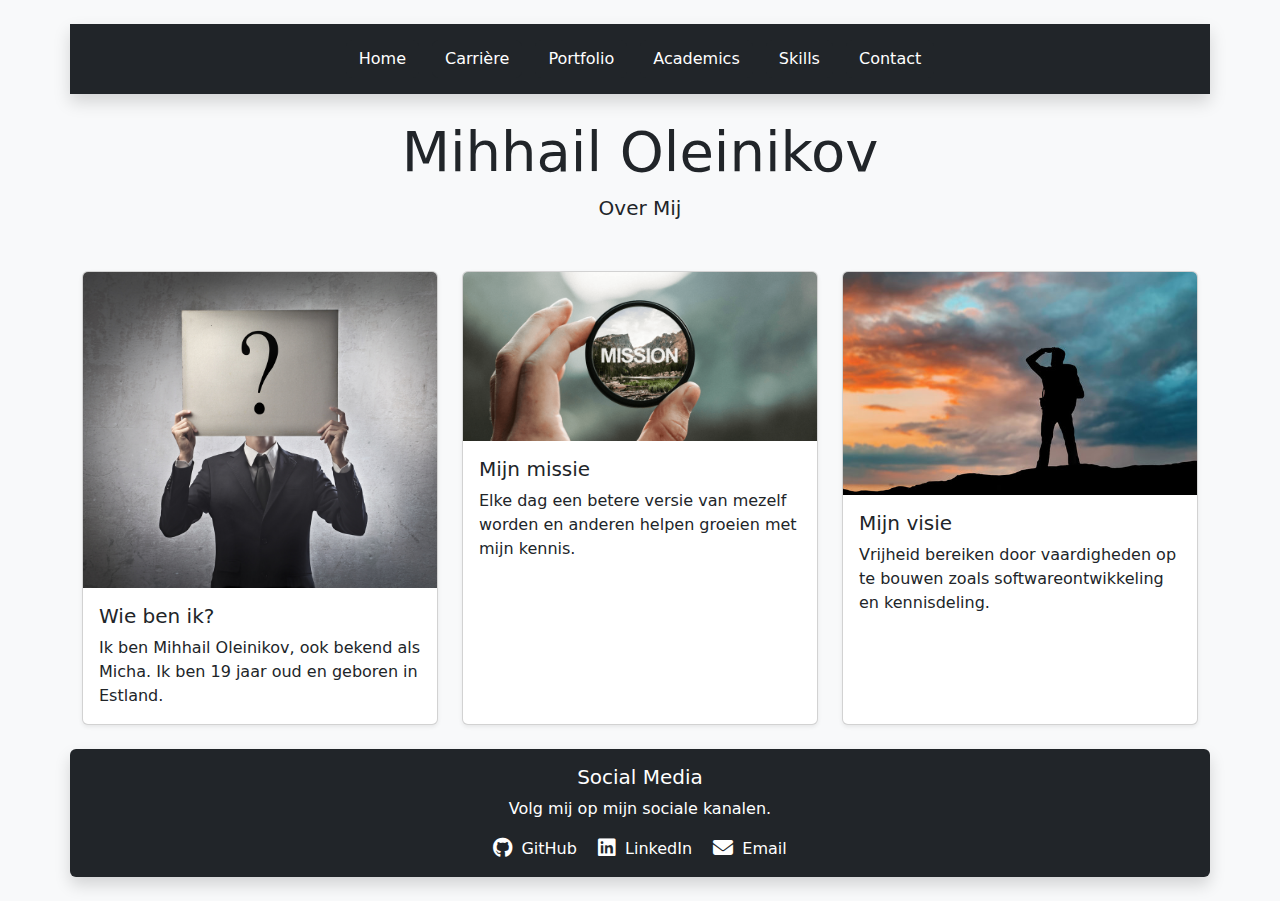
<file: index.html>
<!DOCTYPE html>
<html lang="nl">

<head>
    <meta charset="UTF-8">
    <meta name="viewport" content="width=device-width, initial-scale=1.0">
    <title>Portfolio - Mihhail Oleinikov</title>
    <link href="https://cdn.jsdelivr.net/npm/bootstrap@5.3.6/dist/css/bootstrap.min.css" rel="stylesheet">
    <link rel="stylesheet" href="https://cdnjs.cloudflare.com/ajax/libs/font-awesome/6.5.0/css/all.min.css">

    <script>
        document.addEventListener("DOMContentLoaded", () => {
            const vandaag = new Date();
            const geboorte = new Date(2007, 1, 7); // maand is 0-based: 1 = februari
            let leeftijd = vandaag.getFullYear() - geboorte.getFullYear();

            if (
                vandaag.getMonth() < geboorte.getMonth() ||
                (vandaag.getMonth() === geboorte.getMonth() && vandaag.getDate() < geboorte.getDate())
            ) {
                leeftijd--;
            }

            document.querySelectorAll(".leeftijd").forEach(el => el.textContent = leeftijd);
        });
    </script>
</head>

<body class="bg-light">

    <!-- Header met gecentreerde navbar -->
    <header class="my-4">
        <nav class="container text-center bg-dark text-white py-3 shadow">
            <a href="index.html" class="btn btn-dark mx-1">Home</a>
            <a href="carriere.html" class="btn btn-dark mx-1">Carrière</a>
            <a href="portfolio.html" class="btn btn-dark mx-1">Portfolio</a>
            <a href="academics.html" class="btn btn-dark mx-1">Academics</a>
            <a href="skills.html" class="btn btn-dark mx-1">Skills</a>
            <a href="contact.html" class="btn btn-dark mx-1">Contact</a>
        </nav>
    </header>

    <!-- Hero / Introductie -->
    <main class="container">
        <section class="text-center mb-5">
            <h1 class="display-4">Mihhail Oleinikov</h1>
            <p class="lead">Over Mij</p>
        </section>

        <div class="row md-4">
            <div class="col-md-4">
                <div class="card h-100 shadow-sm">
                    <img src="img/who-am-i.png" class="card-img-top" alt="Wie ben ik?">
                    <div class="card-body">
                        <h5 class="card-title">Wie ben ik?</h5>
                        <p class="card-text">Ik ben Mihhail Oleinikov, ook bekend als Micha. Ik ben <span
                                class="leeftijd"></span> jaar oud en geboren in Estland.</p>
                    </div>
                </div>
            </div>

            <div class="col-md-4">
                <div class="card h-100 shadow-sm">
                    <img src="img/my mission.png" class="card-img-top" alt="Mijn missie">
                    <div class="card-body">
                        <h5 class="card-title">Mijn missie</h5>
                        <p class="card-text">Elke dag een betere versie van mezelf worden en anderen helpen groeien met
                            mijn kennis.</p>
                    </div>
                </div>
            </div>

            <div class="col-md-4">
                <div class="card h-100 shadow-sm">
                    <img src="img/mijn visie.jpg" class="card-img-top" alt="Mijn visie">
                    <div class="card-body">
                        <h5 class="card-title">Mijn visie</h5>
                        <p class="card-text">Vrijheid bereiken door vaardigheden op te bouwen zoals softwareontwikkeling
                            en kennisdeling.</p>
                    </div>
                </div>
            </div>
        </div>
    </main>

    <!-- Footer -->
    <footer class="mt-auto py-4 bg-light">
        <div class="container bg-dark text-white text-center py-3 shadow rounded">
            <h5 class="d-none d-md-block">Social Media</h5>
            <p class="d-none d-md-block">Volg mij op mijn sociale kanalen.</p>

            <div>
                <a href="https://github.com/michaclan" class="text-white text-decoration-none mx-2" target="_blank">
                    <i class="fab fa-github fa-lg me-1"></i> <span class="d-none d-sm-inline">GitHub</span>
                </a>
                <a href="https://linkedin.com/in/jouwprofiel" class="text-white text-decoration-none mx-2"
                    target="_blank">
                    <i class="fab fa-linkedin fa-lg me-1"></i> <span class="d-none d-sm-inline">LinkedIn</span>
                </a>
                <a href="mailto:jouwmail@example.com" class="text-white text-decoration-none mx-2">
                    <i class="fas fa-envelope fa-lg me-1"></i> <span class="d-none d-sm-inline">Email</span>
                </a>
            </div>
        </div>
    </footer>
    <script src="https://cdn.jsdelivr.net/npm/bootstrap@5.3.6/dist/js/bootstrap.bundle.min.js"></script>
</body>

</html>
</file>
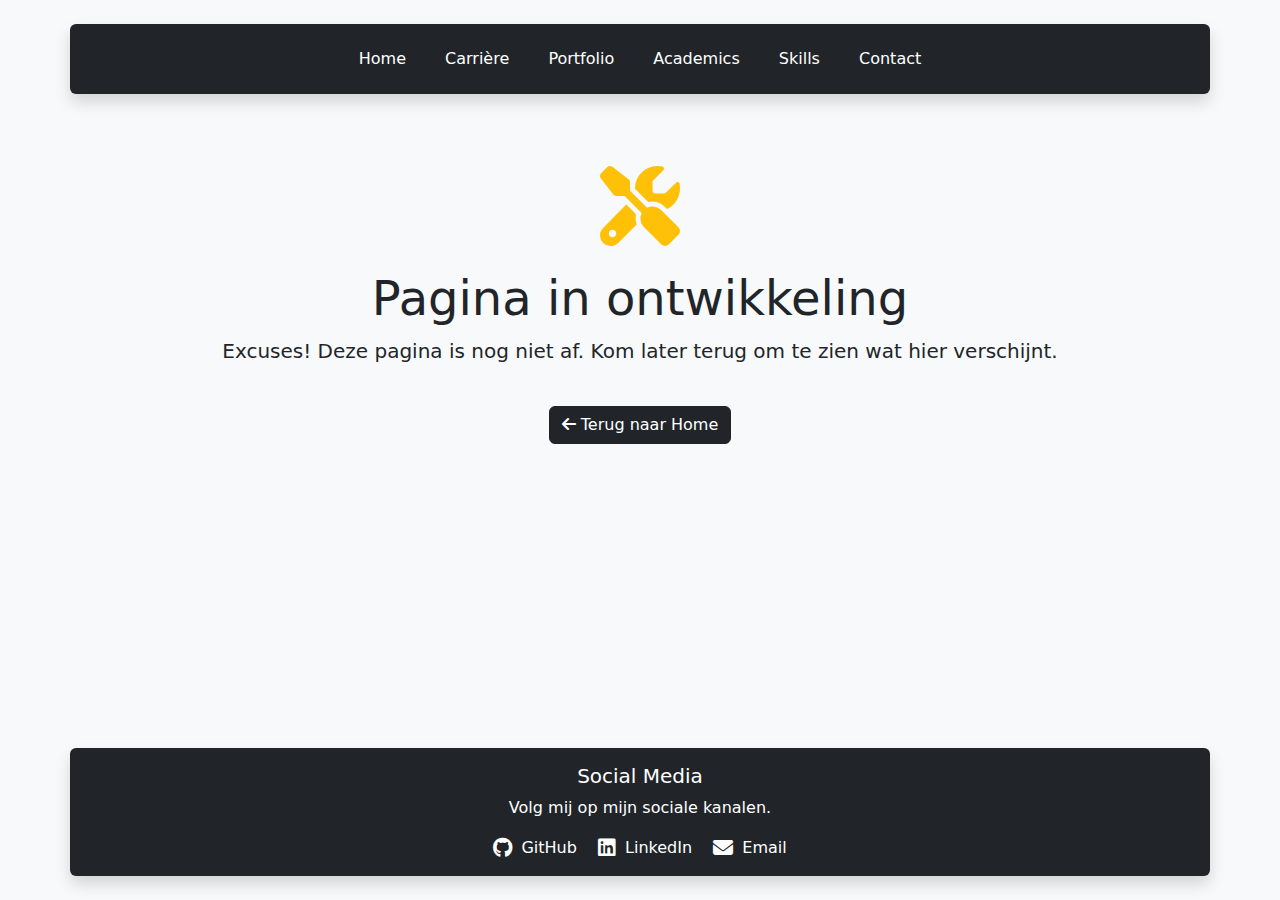
<file: academics.html>
<!DOCTYPE html>
<html lang="nl">

<head>
    <meta charset="UTF-8">
    <meta name="viewport" content="width=device-width, initial-scale=1.0">
    <title>Pagina in ontwikkeling - Mihhail Oleinikov</title>
    <link href="https://cdn.jsdelivr.net/npm/bootstrap@5.3.6/dist/css/bootstrap.min.css" rel="stylesheet">
    <link rel="stylesheet" href="https://cdnjs.cloudflare.com/ajax/libs/font-awesome/6.5.0/css/all.min.css">
</head>

<body class="bg-light d-flex flex-column min-vh-100">

    <!-- Header -->
    <header class="my-4">
        <nav class="container text-center bg-dark text-white py-3 shadow rounded">
            <a href="index.html" class="btn btn-dark mx-1">Home</a>
            <a href="carriere.html" class="btn btn-dark mx-1">Carrière</a>
            <a href="portfolio.html" class="btn btn-dark mx-1">Portfolio</a>
            <a href="academics.html" class="btn btn-dark mx-1">Academics</a>
            <a href="skills.html" class="btn btn-dark mx-1">Skills</a>
            <a href="contact.html" class="btn btn-dark mx-1">Contact</a>
        </nav>
    </header>

    <!-- Inhoud -->
    <main class="container text-center my-5 flex-grow-1">
        <i class="fas fa-tools fa-5x text-warning mb-4"></i>
        <h1 class="display-5">Pagina in ontwikkeling</h1>
        <p class="lead">Excuses! Deze pagina is nog niet af. Kom later terug om te zien wat hier verschijnt.</p>
        <a href="index.html" class="btn btn-dark mt-4">
            <i class="fas fa-arrow-left"></i> Terug naar Home
        </a>
    </main>

    <!-- Footer -->
    <footer class="mt-auto py-4 bg-light">
        <div class="container bg-dark text-white text-center py-3 shadow rounded">
            <h5 class="d-none d-md-block">Social Media</h5>
            <p class="d-none d-md-block">Volg mij op mijn sociale kanalen.</p>

            <div>
                <a href="https://github.com/michaclan" class="text-white text-decoration-none mx-2" target="_blank">
                    <i class="fab fa-github fa-lg me-1"></i> <span class="d-none d-sm-inline">GitHub</span>
                </a>
                <a href="https://linkedin.com/in/jouwprofiel" class="text-white text-decoration-none mx-2"
                    target="_blank">
                    <i class="fab fa-linkedin fa-lg me-1"></i> <span class="d-none d-sm-inline">LinkedIn</span>
                </a>
                <a href="mailto:jouwmail@example.com" class="text-white text-decoration-none mx-2">
                    <i class="fas fa-envelope fa-lg me-1"></i> <span class="d-none d-sm-inline">Email</span>
                </a>
            </div>
        </div>
    </footer>

    <script src="https://cdn.jsdelivr.net/npm/bootstrap@5.3.6/dist/js/bootstrap.bundle.min.js"></script>
</body>

</html>
</file>
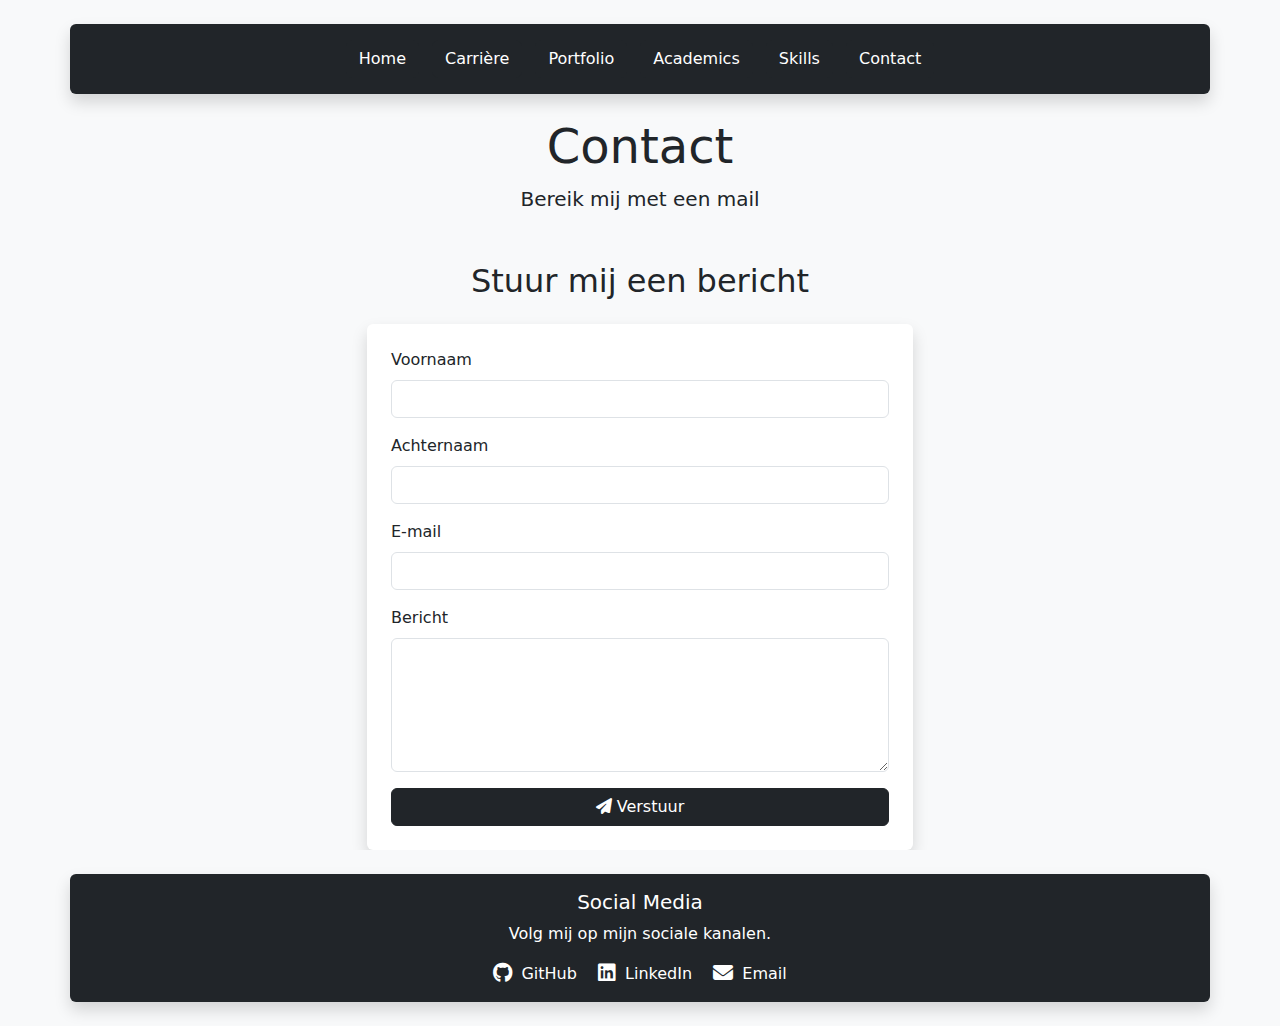
<file: contact.html>
<!DOCTYPE html>
<html lang="nl">

<head>
    <meta charset="UTF-8">
    <meta name="viewport" content="width=device-width, initial-scale=1.0">
    <title>Contact - Mihhail Oleinikov</title>
    <link href="https://cdn.jsdelivr.net/npm/bootstrap@5.3.6/dist/css/bootstrap.min.css" rel="stylesheet">
    <link rel="stylesheet" href="https://cdnjs.cloudflare.com/ajax/libs/font-awesome/6.5.0/css/all.min.css">
</head>

<body class="bg-light d-flex flex-column min-vh-100">

    <!-- Header -->
    <header class="my-4">
        <nav class="container text-center bg-dark text-white py-3 shadow rounded">
            <a href="index.html" class="btn btn-dark mx-1">Home</a>
            <a href="carriere.html" class="btn btn-dark mx-1">Carrière</a>
            <a href="portfolio.html" class="btn btn-dark mx-1">Portfolio</a>
            <a href="academics.html" class="btn btn-dark mx-1">Academics</a>
            <a href="skills.html" class="btn btn-dark mx-1">Skills</a>
            <a href="contact.html" class="btn btn-dark mx-1">Contact</a>
        </nav>
    </header>

    <!-- Main Content -->
    <main class="container flex-grow-1">
        <div class="text-center mb-5">
            <h1 class="display-5">Contact</h1>
            <p class="lead">Bereik mij met een mail</p>
        </div>

        <div class="row justify-content-center">
            <div class="col-md-8 col-lg-6">
                <h2 class="mb-4 text-center">Stuur mij een bericht</h2>
                <form action="#" method="POST" class="bg-white p-4 shadow rounded">
                    <div class="mb-3">
                        <label for="name" class="form-label">Voornaam</label>
                        <input type="text" class="form-control" id="name" name="name" required>
                    </div>

                    <div class="mb-3">
                        <label for="surname" class="form-label">Achternaam</label>
                        <input type="text" class="form-control" id="surname" name="surname" required>
                    </div>

                    <div class="mb-3">
                        <label for="email" class="form-label">E-mail</label>
                        <input type="email" class="form-control" id="email" name="email" required>
                    </div>

                    <div class="mb-3">
                        <label for="message" class="form-label">Bericht</label>
                        <textarea class="form-control" id="message" name="message" rows="5" required></textarea>
                    </div>

                    <button type="submit" class="btn btn-dark w-100">
                        <i class="fas fa-paper-plane"></i> Verstuur
                    </button>
                </form>
            </div>
        </div>
    </main>

    <!-- Footer -->
    <footer class="mt-auto py-4 bg-light">
        <div class="container bg-dark text-white text-center py-3 shadow rounded">
            <h5 class="d-none d-md-block">Social Media</h5>
            <p class="d-none d-md-block">Volg mij op mijn sociale kanalen.</p>

            <div>
                <a href="https://github.com/michaclan" class="text-white text-decoration-none mx-2" target="_blank">
                    <i class="fab fa-github fa-lg me-1"></i> <span class="d-none d-sm-inline">GitHub</span>
                </a>
                <a href="https://linkedin.com/in/jouwprofiel" class="text-white text-decoration-none mx-2"
                    target="_blank">
                    <i class="fab fa-linkedin fa-lg me-1"></i> <span class="d-none d-sm-inline">LinkedIn</span>
                </a>
                <a href="mailto:jouwmail@example.com" class="text-white text-decoration-none mx-2">
                    <i class="fas fa-envelope fa-lg me-1"></i> <span class="d-none d-sm-inline">Email</span>
                </a>
            </div>
        </div>
    </footer>

    <script src="https://cdn.jsdelivr.net/npm/bootstrap@5.3.6/dist/js/bootstrap.bundle.min.js"></script>
</body>

</html>
</file>
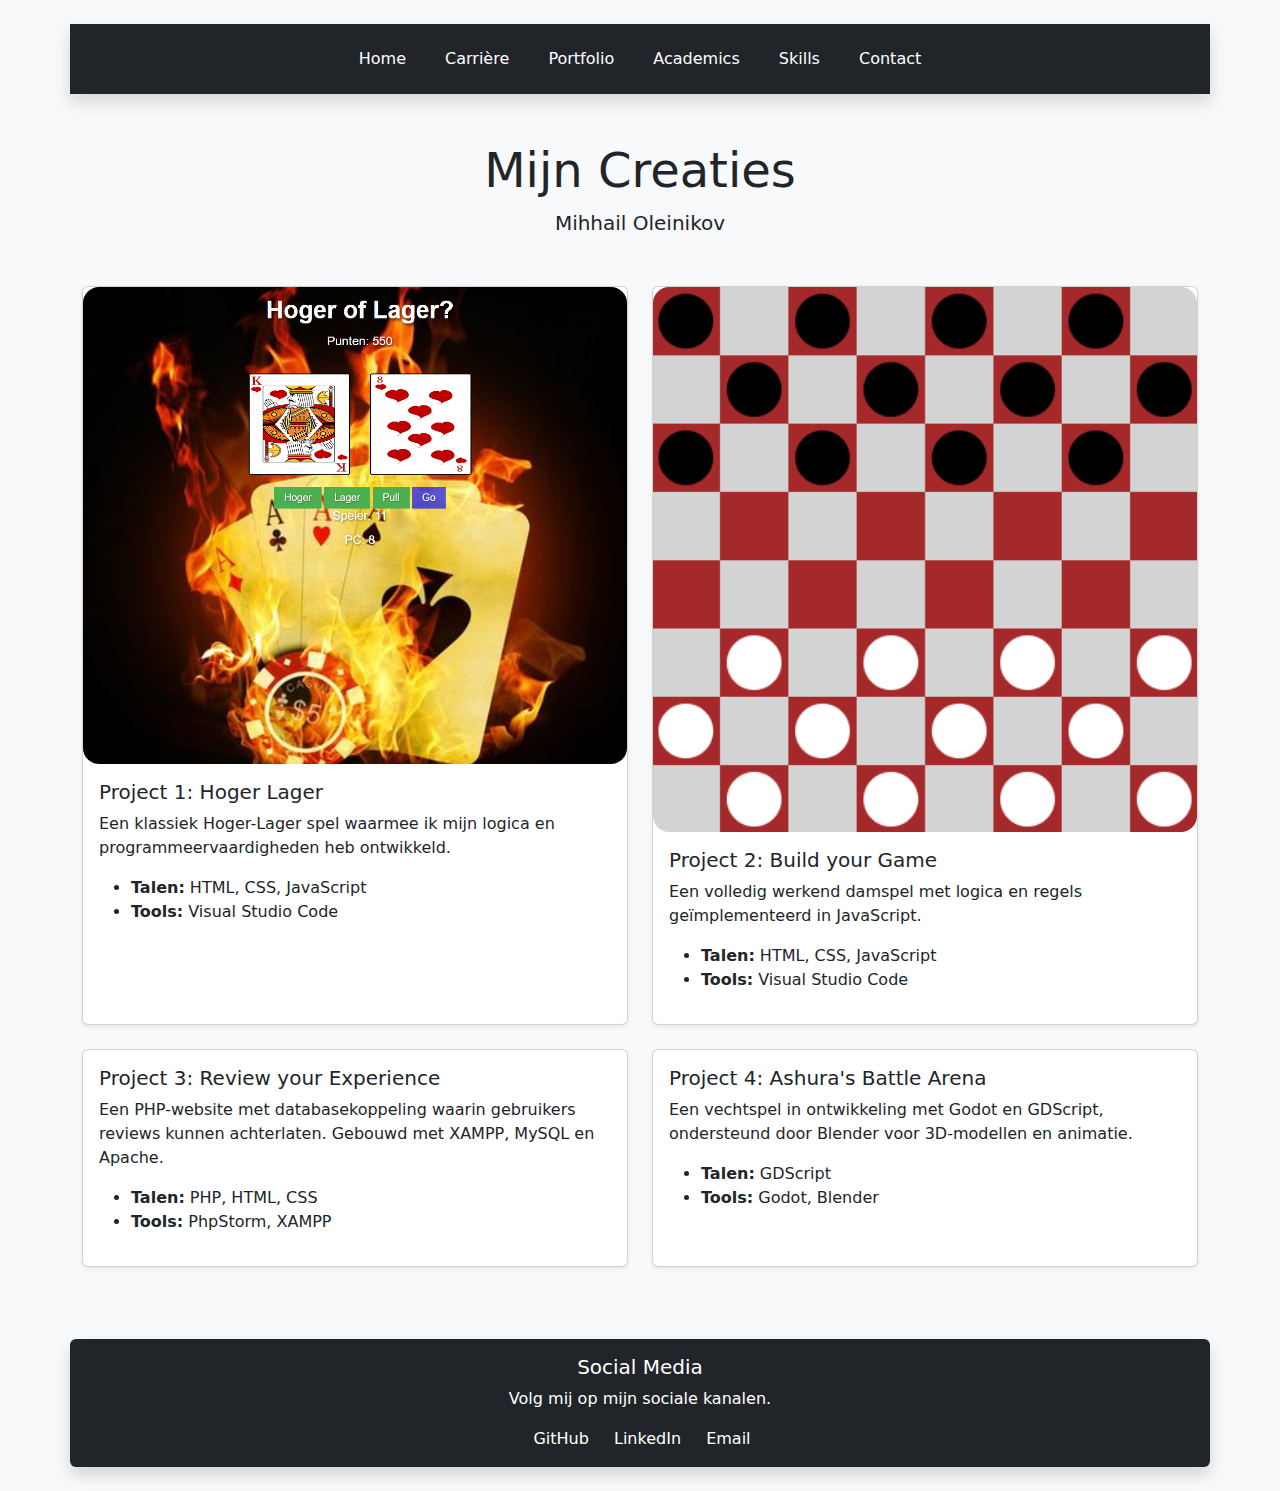
<file: portfolio.html>
<!DOCTYPE html>
<html lang="nl">

<head>
    <meta charset="UTF-8">
    <meta name="viewport" content="width=device-width, initial-scale=1.0">
    <title>Portfolio - Mihhail Oleinikov</title>
    <link href="https://cdn.jsdelivr.net/npm/bootstrap@5.3.6/dist/css/bootstrap.min.css" rel="stylesheet">
    <style>
        header nav a {
            margin: 0 10px;
            padding: 8px 16px;
            border-radius: 0.5rem;
            transition: background-color 0.3s ease;
        }

        header nav a:hover {
            background-color: #495057;
        }

        .project-img {
            width: 100%;
            height: auto;
            border-radius: 1rem;
        }
    </style>
</head>

<body class="bg-light">

    <!-- Header -->
    <header class="my-4">
        <nav class="container text-center bg-dark text-white py-3 shadow">
            <a href="index.html" class="btn btn-dark mx-1">Home</a>
            <a href="carriere.html" class="btn btn-dark mx-1">Carrière</a>
            <a href="portfolio.html" class="btn btn-dark mx-1">Portfolio</a>
            <a href="academics.html" class="btn btn-dark mx-1">Academics</a>
            <a href="skills.html" class="btn btn-dark mx-1">Skills</a>
            <a href="contact.html" class="btn btn-dark mx-1">Contact</a>
        </nav>
    </header>

    <main class="container my-5">
        <section class="text-center mb-5">
            <h1 class="display-5">Mijn Creaties</h1>
            <p class="lead">Mihhail Oleinikov</p>
        </section>

        <div class="row g-4">

            <!-- Project 1 -->
            <div class="col-md-6">
                <div class="card h-100 shadow-sm">
                    <a href="https://michaclan.github.io/micha-hoger-lager/" target="_blank">
                        <img src="img/hoger-lager.png" alt="Hoger Lager" class="card-img-top project-img">
                    </a>
                    <div class="card-body">
                        <h5 class="card-title">Project 1: Hoger Lager</h5>
                        <p class="card-text">Een klassiek Hoger-Lager spel waarmee ik mijn logica en programmeervaardigheden heb ontwikkeld.</p>
                        <ul>
                            <li><strong>Talen:</strong> HTML, CSS, JavaScript</li>
                            <li><strong>Tools:</strong> Visual Studio Code</li>
                        </ul>
                    </div>
                </div>
            </div>

            <!-- Project 2 -->
            <div class="col-md-6">
                <div class="card h-100 shadow-sm">
                    <a href="https://michaclan.github.io/micha-dammen/" target="_blank">
                        <img src="img/dammen.png" alt="Dammen" class="card-img-top project-img">
                    </a>
                    <div class="card-body">
                        <h5 class="card-title">Project 2: Build your Game</h5>
                        <p class="card-text">Een volledig werkend damspel met logica en regels geïmplementeerd in JavaScript.</p>
                        <ul>
                            <li><strong>Talen:</strong> HTML, CSS, JavaScript</li>
                            <li><strong>Tools:</strong> Visual Studio Code</li>
                        </ul>
                    </div>
                </div>
            </div>

            <!-- Project 3 -->
            <div class="col-md-6">
                <div class="card h-100 shadow-sm">
                    <div class="card-body">
                        <h5 class="card-title">Project 3: Review your Experience</h5>
                        <p class="card-text">Een PHP-website met databasekoppeling waarin gebruikers reviews kunnen achterlaten. Gebouwd met XAMPP, MySQL en Apache.</p>
                        <ul>
                            <li><strong>Talen:</strong> PHP, HTML, CSS</li>
                            <li><strong>Tools:</strong> PhpStorm, XAMPP</li>
                        </ul>
                    </div>
                </div>
            </div>

            <!-- Project 4 -->
            <div class="col-md-6">
                <div class="card h-100 shadow-sm">
                    <div class="card-body">
                        <h5 class="card-title">Project 4: Ashura's Battle Arena</h5>
                        <p class="card-text">Een vechtspel in ontwikkeling met Godot en GDScript, ondersteund door Blender voor 3D-modellen en animatie.</p>
                        <ul>
                            <li><strong>Talen:</strong> GDScript</li>
                            <li><strong>Tools:</strong> Godot, Blender</li>
                        </ul>
                    </div>
                </div>
            </div>

        </div>
    </main>

    <!-- Footer -->
    <footer class="mt-auto py-4 bg-light">
        <div class="container bg-dark text-white text-center py-3 shadow rounded">
            <h5 class="d-none d-md-block">Social Media</h5>
            <p class="d-none d-md-block">Volg mij op mijn sociale kanalen.</p>

            <div>
                <a href="https://github.com/michaclan" class="text-white text-decoration-none mx-2" target="_blank">
                    <i class="fab fa-github fa-lg me-1"></i> <span class="d-none d-sm-inline">GitHub</span>
                </a>
                <a href="https://linkedin.com/in/jouwprofiel" class="text-white text-decoration-none mx-2"
                    target="_blank">
                    <i class="fab fa-linkedin fa-lg me-1"></i> <span class="d-none d-sm-inline">LinkedIn</span>
                </a>
                <a href="mailto:jouwmail@example.com" class="text-white text-decoration-none mx-2">
                    <i class="fas fa-envelope fa-lg me-1"></i> <span class="d-none d-sm-inline">Email</span>
                </a>
            </div>
        </div>
    </footer>
    

    <script src="https://cdn.jsdelivr.net/npm/bootstrap@5.3.6/dist/js/bootstrap.bundle.min.js"></script>
</body>

</html>
</file>
